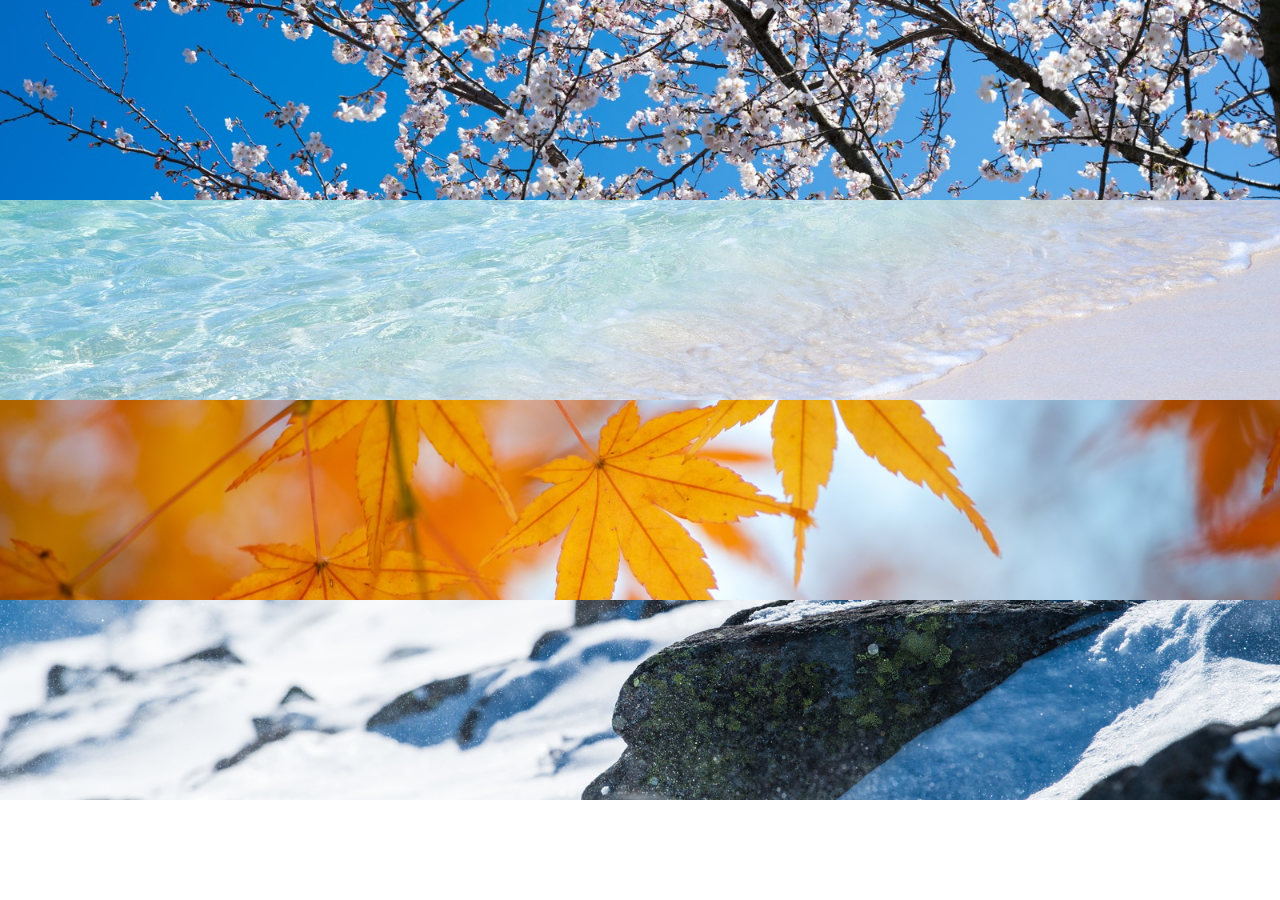
<file: Work6/index.html>
<!DOCTYPE html>
<html lang="ja">
  <head>
    <meta charset="UTF-8" />
    <!-- CSSファイルの読み込み -->
    <link rel="stylesheet" href="style.css" />
    
  <title>4seasons</title>
  
  </head>
  
  <body>
    <div class="main-visual">
      <div class="box1"></div>
      <div class="box2"></div>
      <div class="box3"></div>
      <div class="box4"></div>
      
      
      
      
    </div>
    
    
    
  </body>
  </html>
</file>
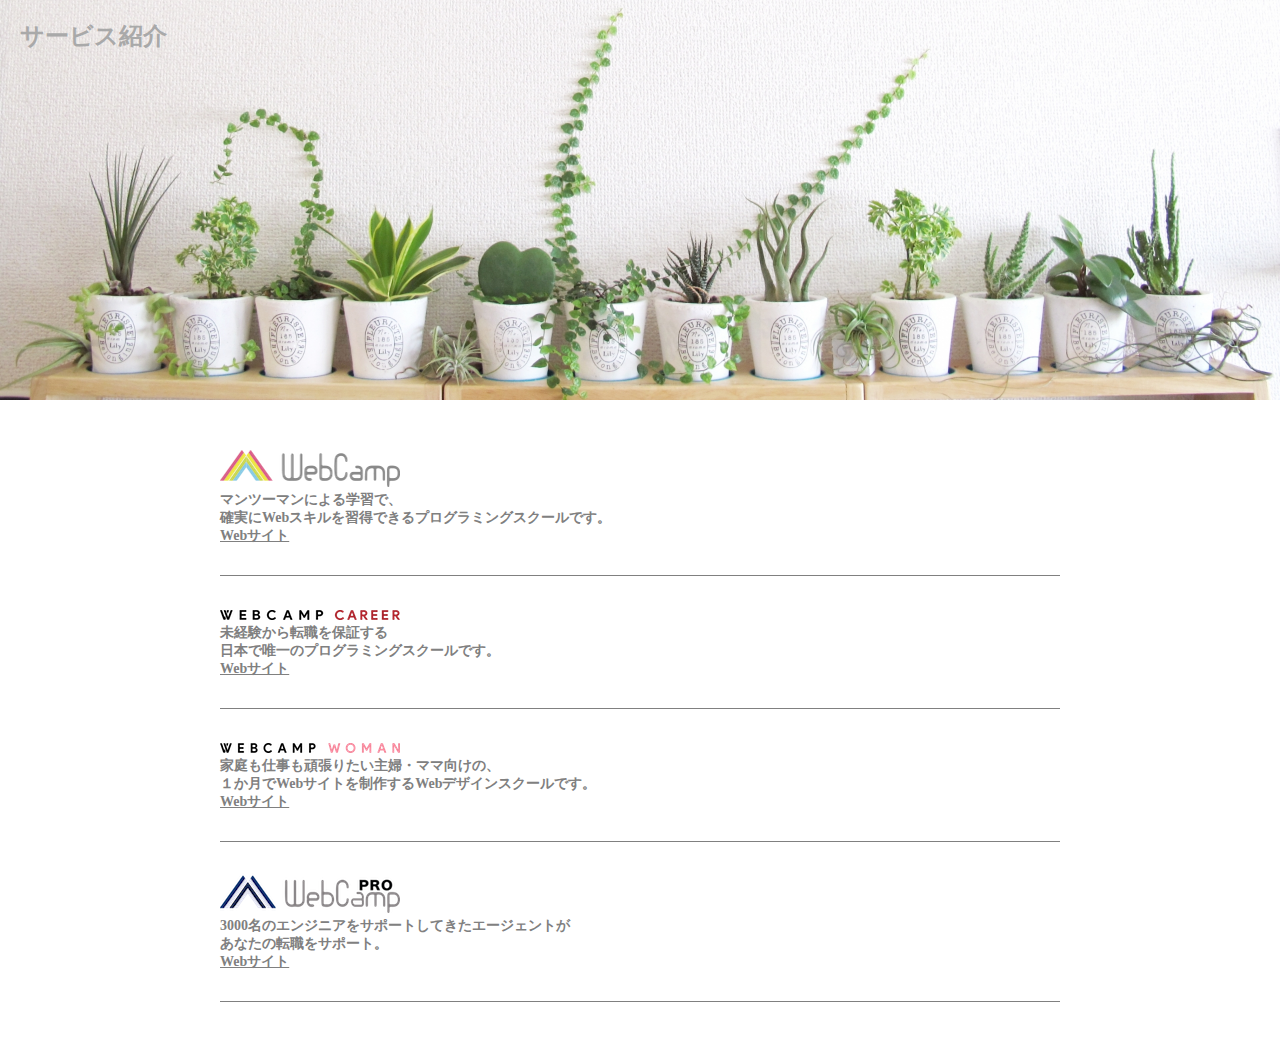
<file: Work7/index.html>
<!DOCTYPE HTML>
<html lang="ja">
  <head>
    <meta charset="UTF-8" />

 <!-- CSSファイルの読み込み -->
    <link rel="stylesheet" href="style.css" />

    <title>guide.png</title>
  </head>

  <body>
  
    
    <header>
      <h2 class="blog-heading">サービス紹介</h2>
      
    </header>
    
    <main>
      <section class="blog">
      <div class="blog-item">
      <img class="blog-image" src="img/wc-logo.png"/>
        <h3 class="blog-text">マンツーマンによる学習で、<br>
        確実にWebスキルを習得できるプログラミングスクールです。<br>
      
        <a class="web-text" href="inflatop.jp">Webサイト</a>
        </h3>
        </div>
        </div>
        </section>
        
         <div class="blog-item">
      <img class="blog-image" src="img/wcc-logo.png"/>
        <h3 class="blog-text">未経験から転職を保証する<br>
        日本で唯一のプログラミングスクールです。<br>
        
        <a class="web-text" href="inflatop.jp">Webサイト</a>
        </h3>
        </div>
        </div>
        </section>
        
         <div class="blog-item">
      <img class="blog-image" src="img/wcw-logo.png"/>
        <h3 class="blog-text">家庭も仕事も頑張りたい主婦・ママ向けの、<br>
        １か月でWebサイトを制作するWebデザインスクールです。<br>
        
        <a class="web-text" href="inflatop.jp">Webサイト</a>
        </h3>
        </div>
        </div>
        </section>
        
         <div class="blog-item">
      <img class="blog-image" src="img/wcp-logo.png"/>
        <h3 class="blog-text">3000名のエンジニアをサポートしてきたエージェントが<br>
        あなたの転職をサポート。<br>
        
        <a class="web-text" href="inflatop.jp">Webサイト</a>
        </h3>
        </div>
        </div>
        </section>
        
    </main>
    </body>
    </html>
</file>
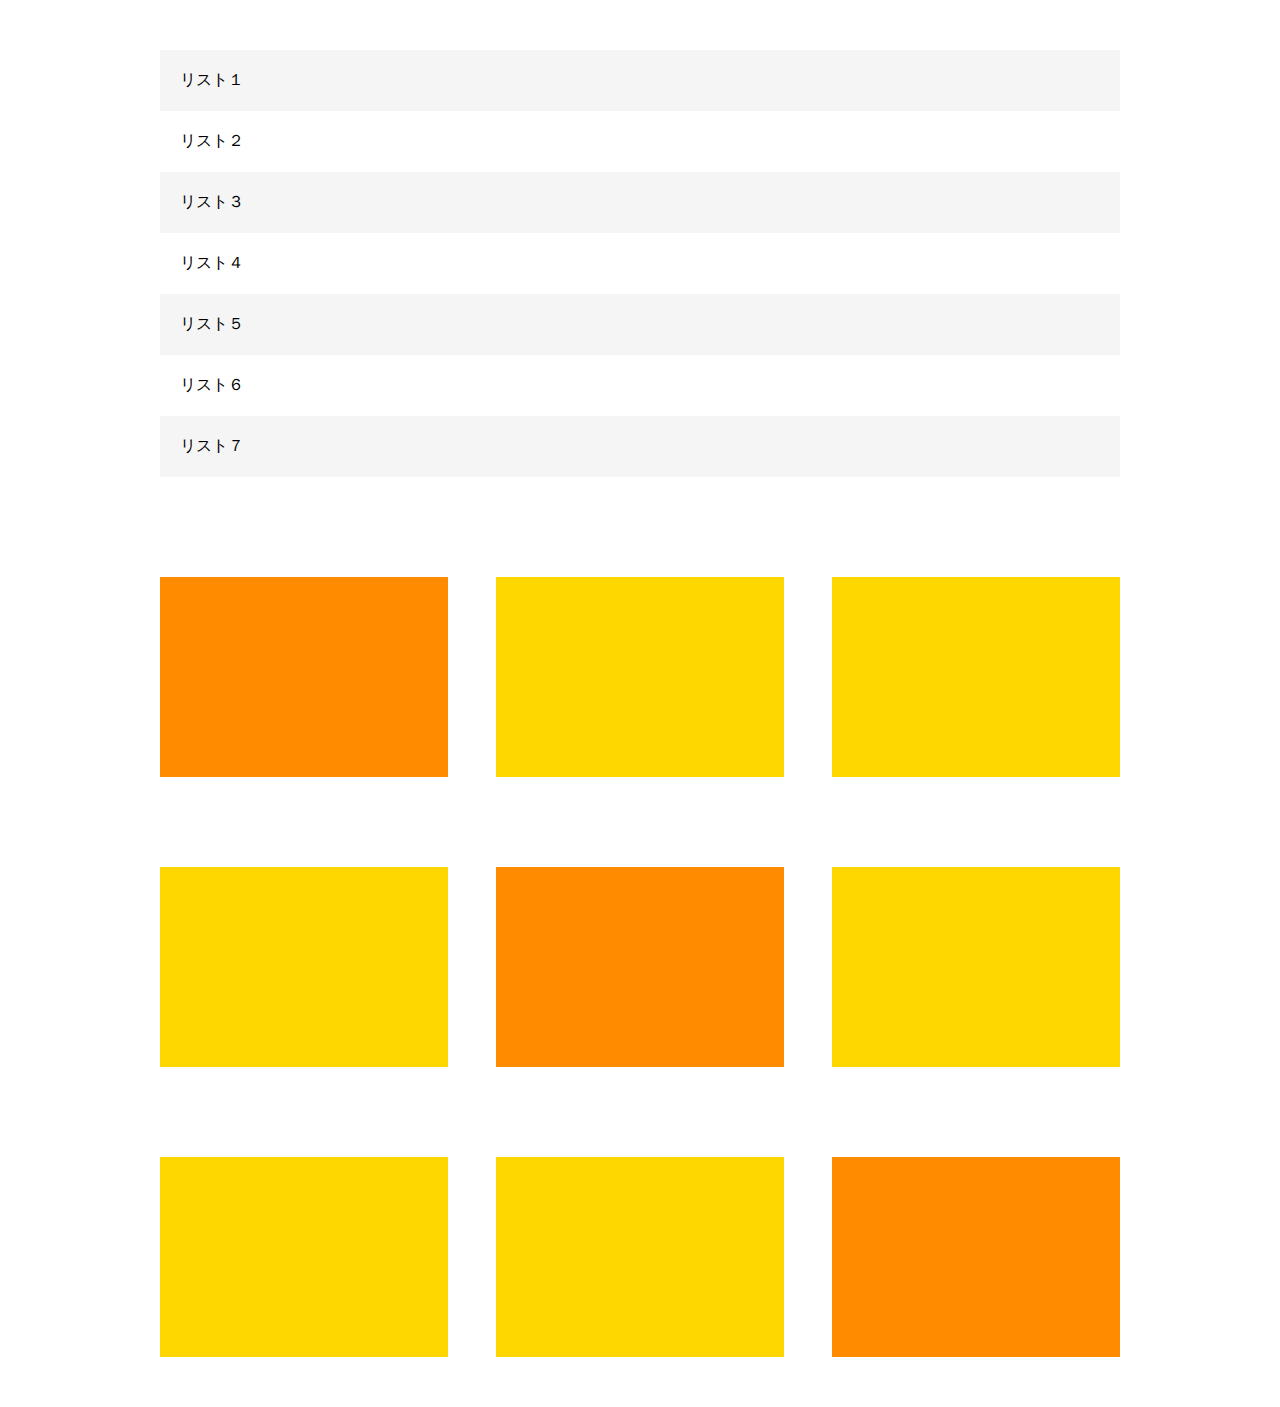
<file: Work8/index.html>
<!DOCTYPE HTML>
<html lang="ja">
  <head>
    <meta charset="UTF-8" />

 <!-- CSSファイルの読み込み -->
    <link rel="stylesheet" href="style.css" />

    <title>guide</title>
  </head>

  <body>
    <main>
      <section class="list">
      <li class="list-box">リスト１</li>
      <li class="list-box">リスト２</li>
      <li class="list-box">リスト３</li>
      <li class="list-box">リスト４</li>
      <li class="list-box">リスト５</li>
      <li class="list-box">リスト６</li>
      <li class="list-box">リスト７</li>
      </section>
      
      <section class="image">
        <div class="image-box"></div>
        <div class="image-box"></div>
        <div class="image-box"></div>
        <div class="image-box"></div>
        <div class="image-box"></div>
        <div class="image-box"></div>
        <div class="image-box"></div>
        <div class="image-box"></div>
        <div class="image-box"></div>
        
      </section>
      
      
      
    </main>
</file>
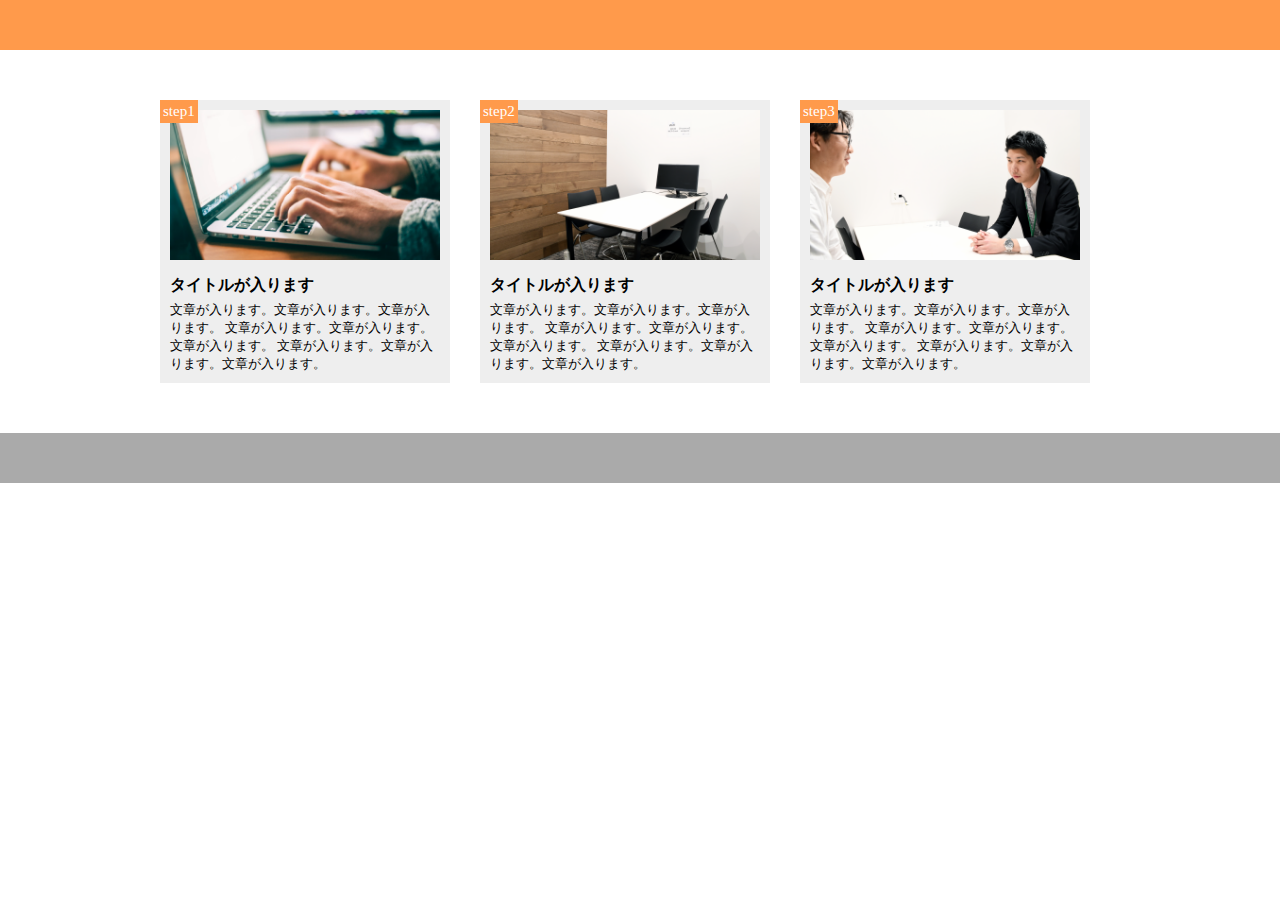
<file: Work9/Work9-2/index.html>
<!DOCTYPE HTML>
<html lang="ja">
  <head>
    <meta charset="UTF-8" />
      <meta name="viewport" content="width=device-width,initial-scale=1.0">

 <!-- CSSファイルの読み込み -->
    <link rel="stylesheet" href="style.css" />

    <title>site</title>
  </head>

  <body>
    
    <header>
    </header>
    
    <main>
      <div class="main-visual">
        <div class="step">step1</div>
        <div class="image1"></div>
        <h3 class="title">タイトルが入ります</h3>
        <p class="sentence">文章が入ります。文章が入ります。文章が入ります。
        文章が入ります。文章が入ります。文章が入ります。
        文章が入ります。文章が入ります。文章が入ります。</p>
      </div>
      
       <div class="main-visual">
        <div class="step">step2</div>
        <div class="image2"></div>
        <h3 class="title">タイトルが入ります</h3>
        <p class="sentence">文章が入ります。文章が入ります。文章が入ります。
        文章が入ります。文章が入ります。文章が入ります。
        文章が入ります。文章が入ります。文章が入ります。</p>
      </div>
      
       <div class="main-visual">
        <div class="step">step3</div>
        <div class="image3"></div>
        <h3 class="title">タイトルが入ります</h3>
        <p class="sentence">文章が入ります。文章が入ります。文章が入ります。
        文章が入ります。文章が入ります。文章が入ります。
        文章が入ります。文章が入ります。文章が入ります。</p>
      </div>
      
    </main>
    <footer>
      
    </footer>
    </body>
    </html>
</file>
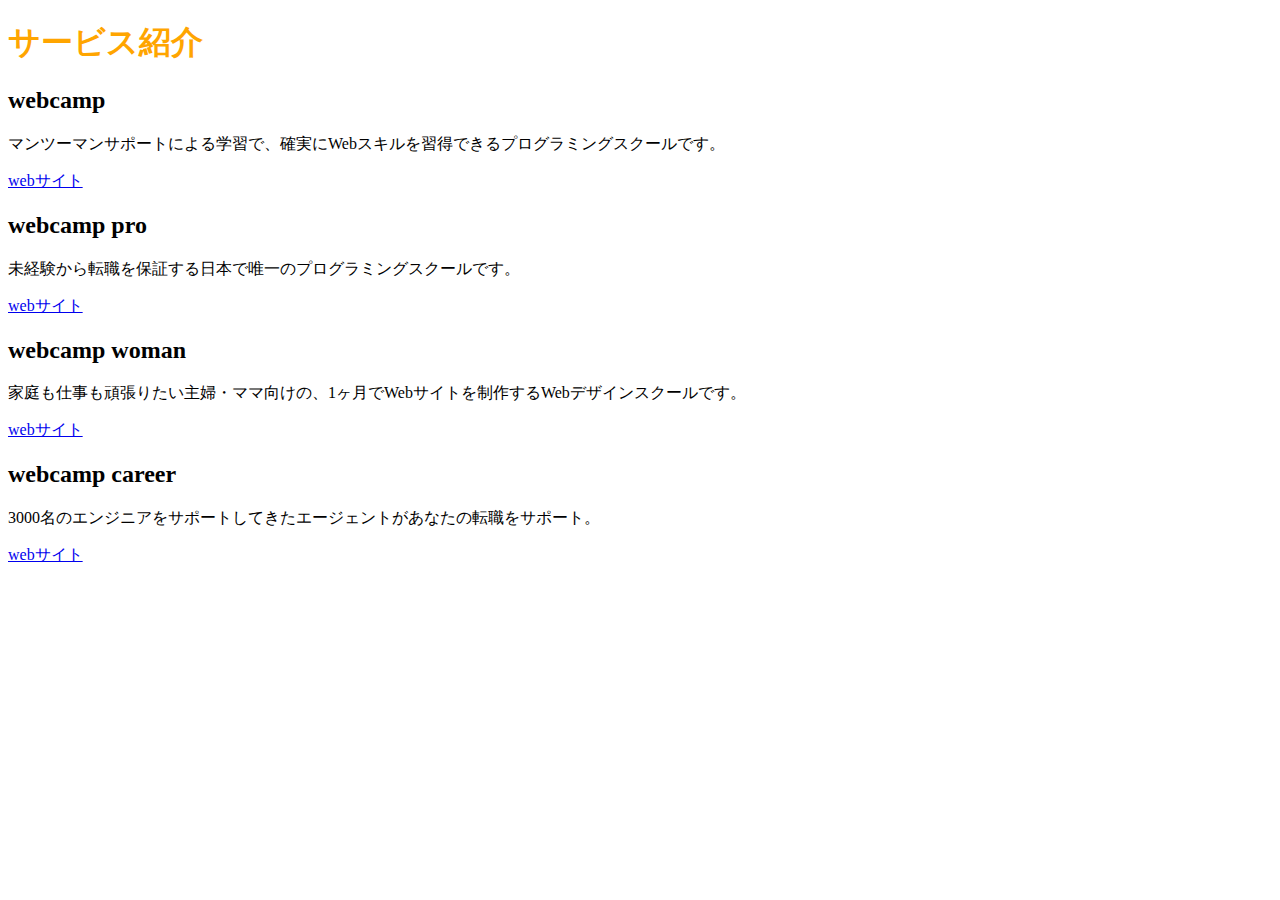
<file: sample.html>
<!DOCTYPE HTML>
<html lang="ja">
  <head>
    <meta charset="UTF-8" />
    <title>初めてのHTML</title>
      <link rel="stylesheet" href="style.css" />
  </head>

  <body>
  <h1>サービス紹介</h1>
  <h2>webcamp</h2>
  <p>マンツーマンサポートによる学習で、確実にWebスキルを習得できるプログラミングスクールです。</p>
<a href="https://web-camp.io/">webサイト</a>

  <h2>webcamp pro</h2>
  <p>未経験から転職を保証する日本で唯一のプログラミングスクールです。</p>
  <a href="https://web-camp.io/">webサイト</a>
  
  <h2>webcamp woman</h2>
  <p>家庭も仕事も頑張りたい主婦・ママ向けの、1ヶ月でWebサイトを制作するWebデザインスクールです。</p>
  <a href="https://web-camp.io/">webサイト</a>
  
  <h2>webcamp career</h2>
  <p>3000名のエンジニアをサポートしてきたエージェントがあなたの転職をサポート。</p>
  <a href="https://web-camp.io/">webサイト</a>
  
    
  </body>
</html>
</file>
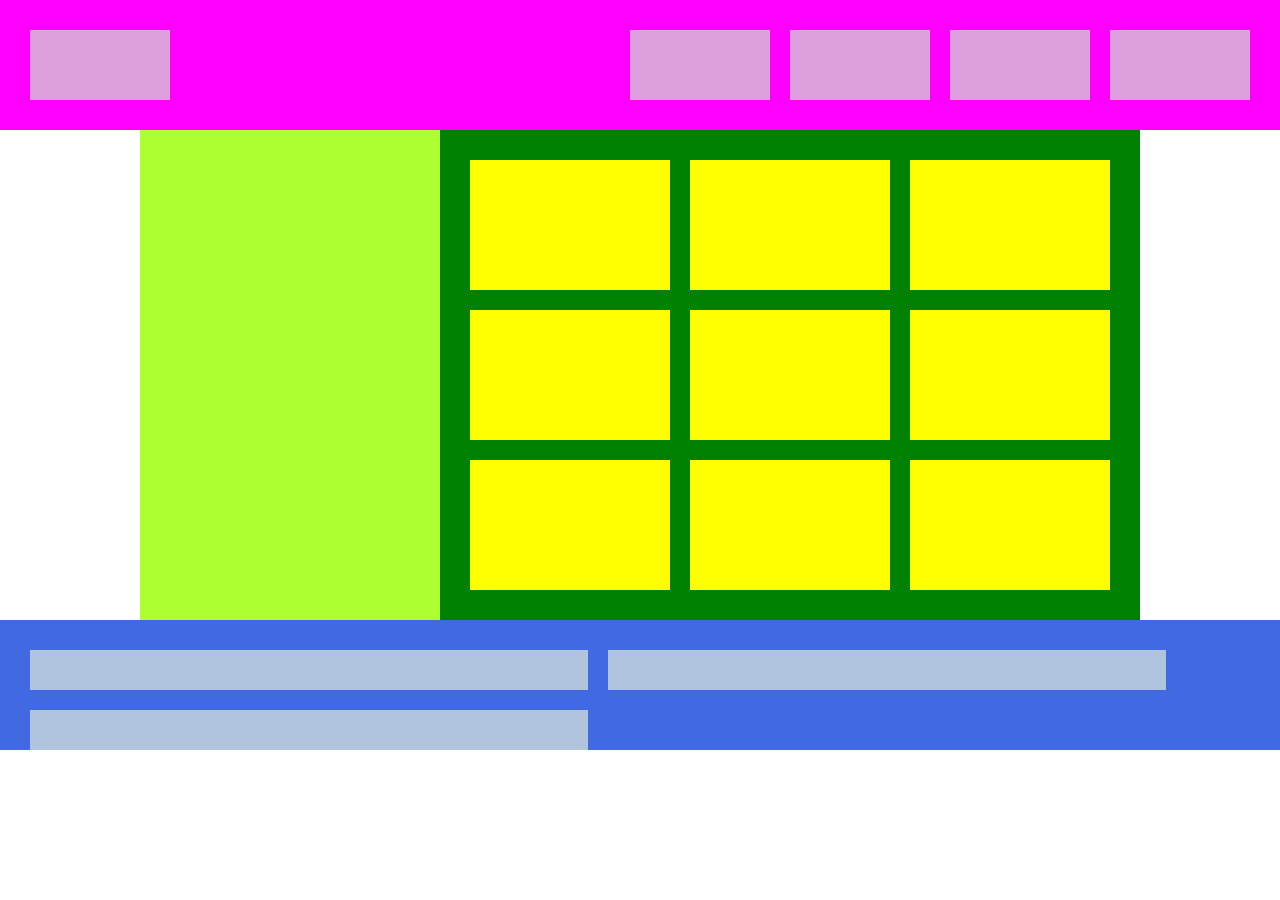
<file: Flexbox/flex.html>
<!DOCTYPE html>
<html lang="ja">
  <head>
    <meta charset="UTF-8" />
    <link rel="stylesheet" href="style.css" />
    <title>flexbox</title>
  </head>
  
  <body>

 <header>
    <div class="header-box"></div>
    <div class="header-box"></div>
    <div class="header-box"></div>
    <div class="header-box"></div>
    <div class="header-box"></div>
  </header>
    
  <main>
    <div class="sidebar">
    <div class="image">
      <div class="image-box"></div>
      <div class="image-box"></div>
      <div class="image-box"></div>
      <div class="image-box"></div> 
      <div class="image-box"></div>
      <div class="image-box"></div>
      <div class="image-box"></div>
      <div class="image-box"></div>
      <div class="image-box"></div>
    </div>
    </div>
  </main>  
  
  <footer>
      <div class="footer-box"></div>
      <div class="footer-box"></div>
      <div class="footer-box"></div>
  </footer>
  
  </body>
  </html>
</file>
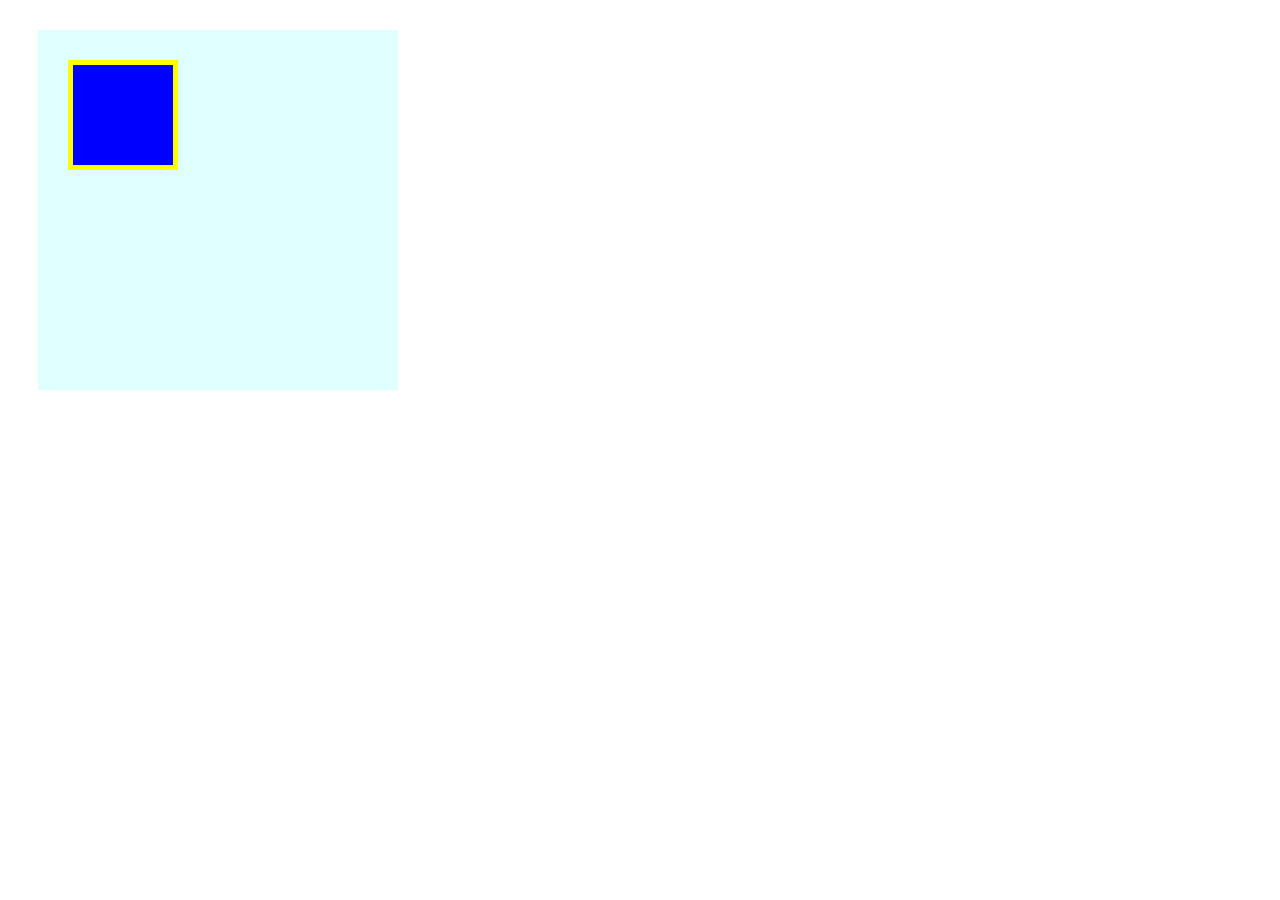
<file: Work3/box.html>
<!DOCTYPE html>
<html lang="ja">
  <head>
    <meta charset="UTF-8" />
    
     <link rel="stylesheet" href="box.css" />
     <title>BOX</title>
     
     </head>
     
       <div class="box1">
       
       <div class="box2"></div>
       
       
       
     </body>
     </html>
</file>
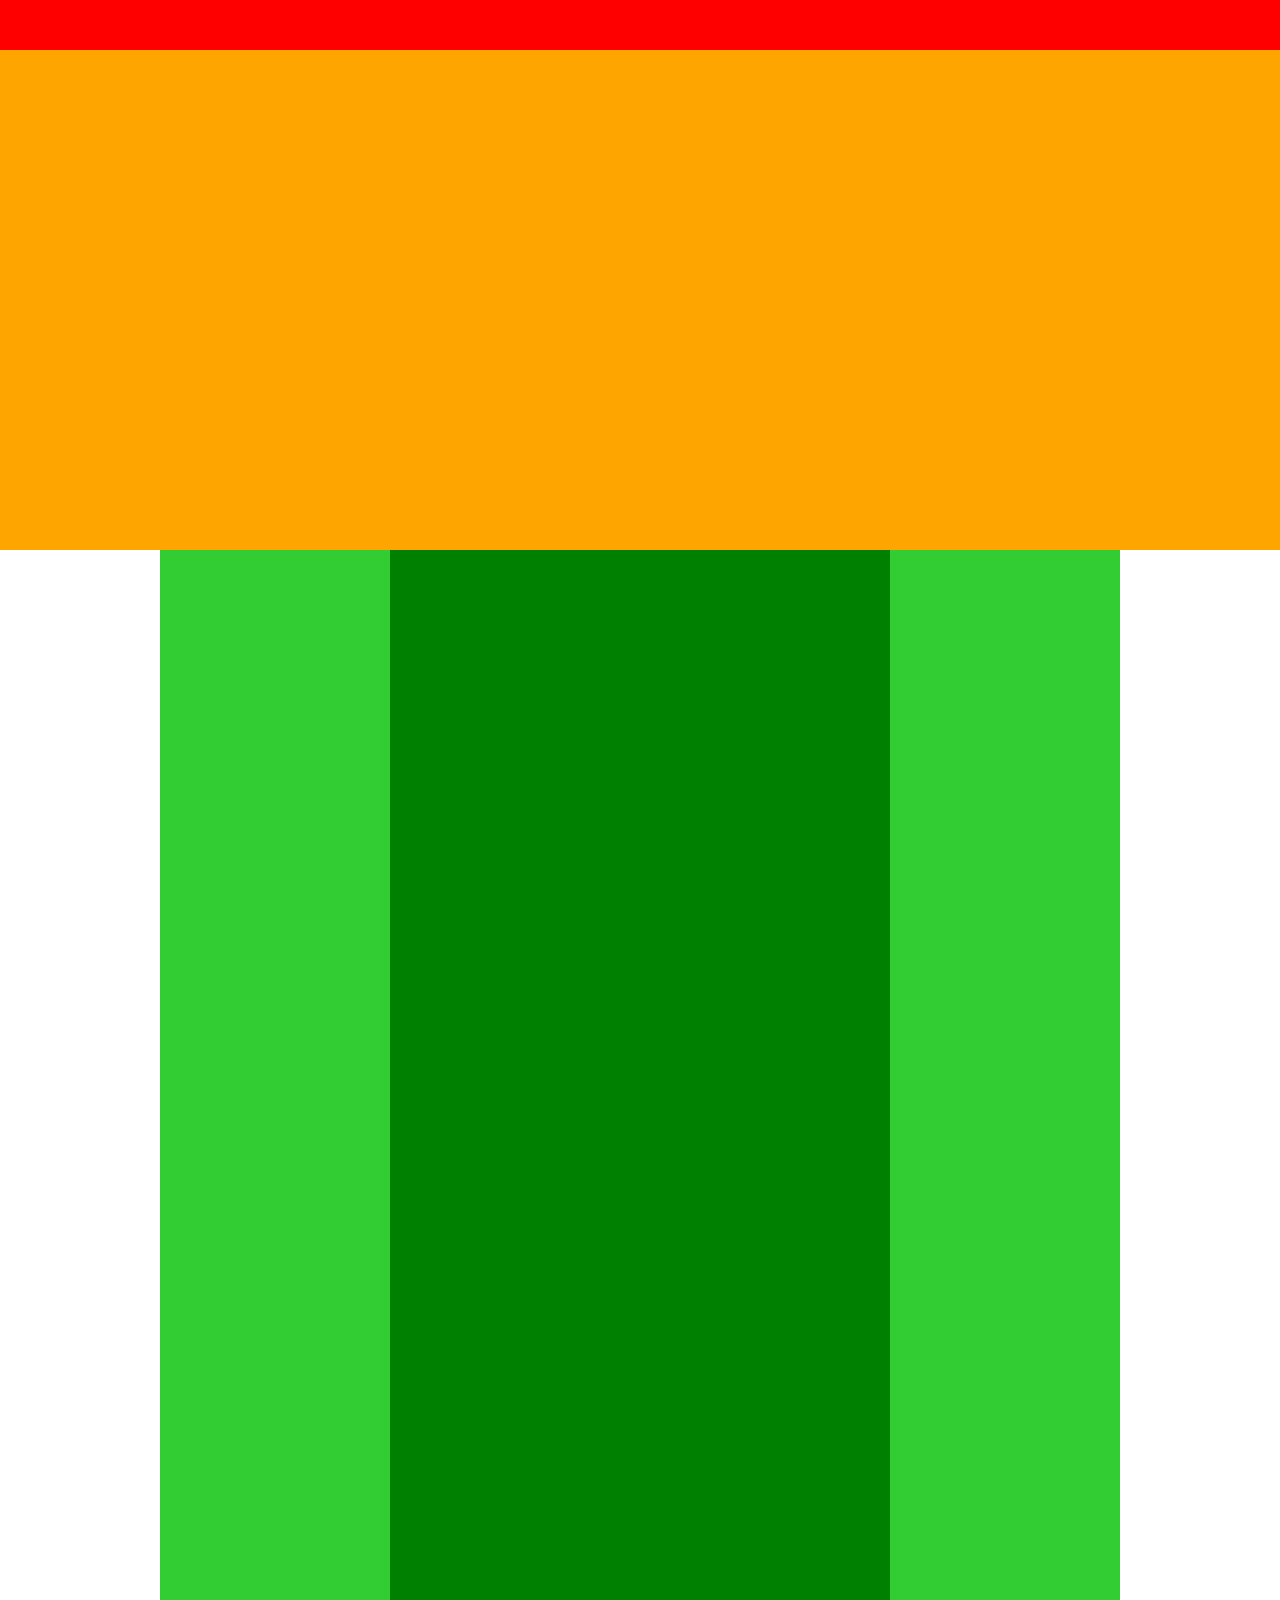
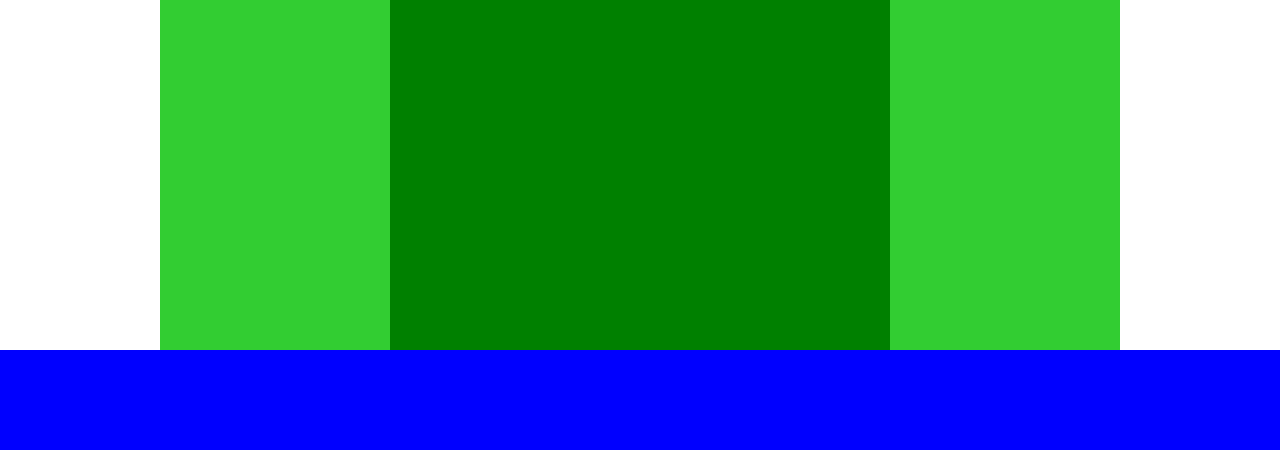
<file: Work4/box.html>
<!DOCTYPE html>
<html lang="ja">
  <head>
    <meta charset="UTF-8" />
    <!-- CSSファイルの読み込み -->
  

    <link rel="stylesheet" href="box.css" />


    <title>BOX</title>
  </head>

  <body>
    <!-- box1用のdiv -->
    <div class="header"></div>
    
    <div class="main"></div>
    
    <div class="main-visual">
      
    <div class="sidebar1"></div>
    <div class="blog"></div>
    <div class="sidebar2"></div>
    </div>
    
    <div class="footer"></div>
  
  </body>
</html>
</file>
<file: Work6/style.css>
* {
  margin: 0;
  padding: 0;
  box-sizing: border-box;
}

.main-visual{
  width:100%;
  height:800px;
}

.box1{
  width:100%;
  height:200px;
  background-image:url(img/box1.jpg);
  background-size:cover;
  background-position: center;


}

.box2{
  width:100%;
  height:200px;
  background-image:url(img/box2.jpg);
  background-size:cover;
  background-position: center;
}

.box3{
  width:100%;
  height:200px;
  background-image:url(img/box3.jpg);
  background-size:cover;
  background-position: center;
  

}

.box4{
  width:100%;
  height:200px;
  background-image:url(img/box4.jpg);
  background-size:cover;
  background-position:center;
}
</file>
<file: Work7/style.css>
* {
  margin: 0;
  padding: 0;
  box-sizing: border-box;
}

header{
  width:100%;
  height:400px;
  background-image:url(img/mv.jpg);
  background-size:cover;
  background-position:bottom;
}

.blog-heading{
  padding:20px;
  color:darkgray;
}
main{
  width:840px;
  margin:50px auto;
}
.blog-item{
  padding-bottom:30px;
  margin-bottom:30px;
  border-bottom:1px solid gray;
}

.blog-text{
  color:gray;
  font-size:14px;
}

.web-text{
  color:gray;
}
</file>
<file: Work8/style.css>
* {
  margin: 0;
  padding: 0;
  box-sizing: border-box;
}

main{
  width:960px;
  margin:50px auto;
}

.list{
  margin-bottom: 50px;
  }
  
.list-box{
  padding:20px;
  list-style:none;
}

.list-box:nth-child(odd){
background-color:#f5f5f5;
}


.image{
display:flex;
flex-wrap:wrap;
  
}

.image-box{
  width:30%;
  height:200px;
  margin-top:50px;
  margin-bottom:40px;
  margin-right:5%;
  background-color:#ffd700;
  
}

.image-box:first-child,
.image-box:nth-child(5),
.image-box:last-child{
  background-color: #ff8c00;
}

.image-box:nth-child(3n){
  margin-right:0;
}

.image-box:nth-last-child(-n+3){
  margin-bottom:0;
}
</file>
<file: Work9/Work9-2/style.css>
* {
  margin: 0;
  padding: 0;
  box-sizing: border-box;
}

header{
  width:100%;
  height:50px;
  background-color:#FF9A4B;
}

main{
  width:960px;
  margin:50px auto;
  display:flex;
}

.main-visual{
  width:300px;
  background-color:#EEEEEE;
  padding:10px;
  position: relative;
  margin-right:30px;
  
}

.step{
  position:absolute;
  top:0;
  left:0;
  color:#fff;
  font-size:15px;
  padding:3px;
  background-color:#FF9A4B
}

.image1{
  background-image:url(img/flow01.png);
  height:150px;
  background-size:cover;
  background-position:bottom;
}

.image2{
  background-image:url(img/flow02.png);
  height:150px;
  background-size:cover;
  background-position:bottom;
  
}

.image3{
  background-image:url(img/flow03.png);
  height:150px;
  background-size:cover;
  background-position:bottom;
}

.title{
  margin:15px 0 5px;
  font-size:16px;
}

.sentence{
  font-size:13px;
}

footer{
  width:100%;
  height:50px;
  background-color:#AAAAAA;
}

@media screen and (max-width:768px){
  
  header{
    width:100%;
  }
  
  main{
    display:block;
    width:100%;
    margin:50px 0;
  }
  
  .main-visual{
    width:90%;
    margin:0 20px;
  }
  
  .main-visual:nth-child(2){
    margin:20px;
  }
}
</file>
<file: style.css>
h1{
  color: orange;
}
</file>
<file: Flexbox/style.css>
* {
  margin: 0;
  padding: 0;
  box-sizing: border-box;
}

header{
  width:100%;
  height:130px;
  padding:30px 20px;
  background-color:#ff00ff;
  display:flex;
  justify-content:flex-end;
}

.header-box{
  flex-basis:140px;
  height:70px;
  margin:0 10px;
  background-color:#dda0dd
}

.header-box:first-child{
  margin-right:auto;
}

.sidebar{
  width:1000px;
  background-color:#adff2f;
  margin:0 auto;
}

.image{
  display:flex;
  flex-wrap:wrap;
  max-width:700px;
  background-color:#008000;
  margin:0 0 0 auto;
  padding:20px;
}

.image-box{
  height:130px;
  flex-basis:200px;
  margin:10px;
  background-color:#ffff00;
}

footer{
  display:flex;
  flex-wrap:wrap;
  width:100%;
  height:130px;
  padding:20px;
  background-color:#4169e1;
}

.footer-box{
  flex-basis:45%;
  height:40px;
  margin:10px;
  background-color:#b0c4de;
}

.footer-box:nth-child(3){
  align-self:center;
}
</file>
<file: Work3/box.css>
.box1{
  width:300px;
  height:300px;
  background-color:#e0ffff;
  margin:30px;
  padding:30px;
}

.box2{
  width:100px;
  height:100px;
  background-color:blue;
  border:5px solid yellow;
}
</file>
<file: Work4/box.css>
* {
  margin: 0;
  padding: 0;
  box-sizing: border-box;
}

.header {
  width: 100%;
  height: 50px;
  background-color: red;
  
}
.main {
  width: 100%;
  height: 500px;
  background-color: orange;
  
}

.main-visual{
  width:960px;
  height:1400px;
  background-color:green;
  display:flex;
  justify-content:center;
  margin:0 auto;
  
}

.sidebar1{
  width:230px;
  height:1400px;
  background-color:limegreen;
  
}

.blog{
  width:500px;
  height:1400px;
  background-color:green;
}

.sidebar2{
  width:230px;
  height:1400px;
  background-color:limegreen;
}
.footer{
  width:100%;
  height:100px;
  background-color:blue;
  }
</file>
